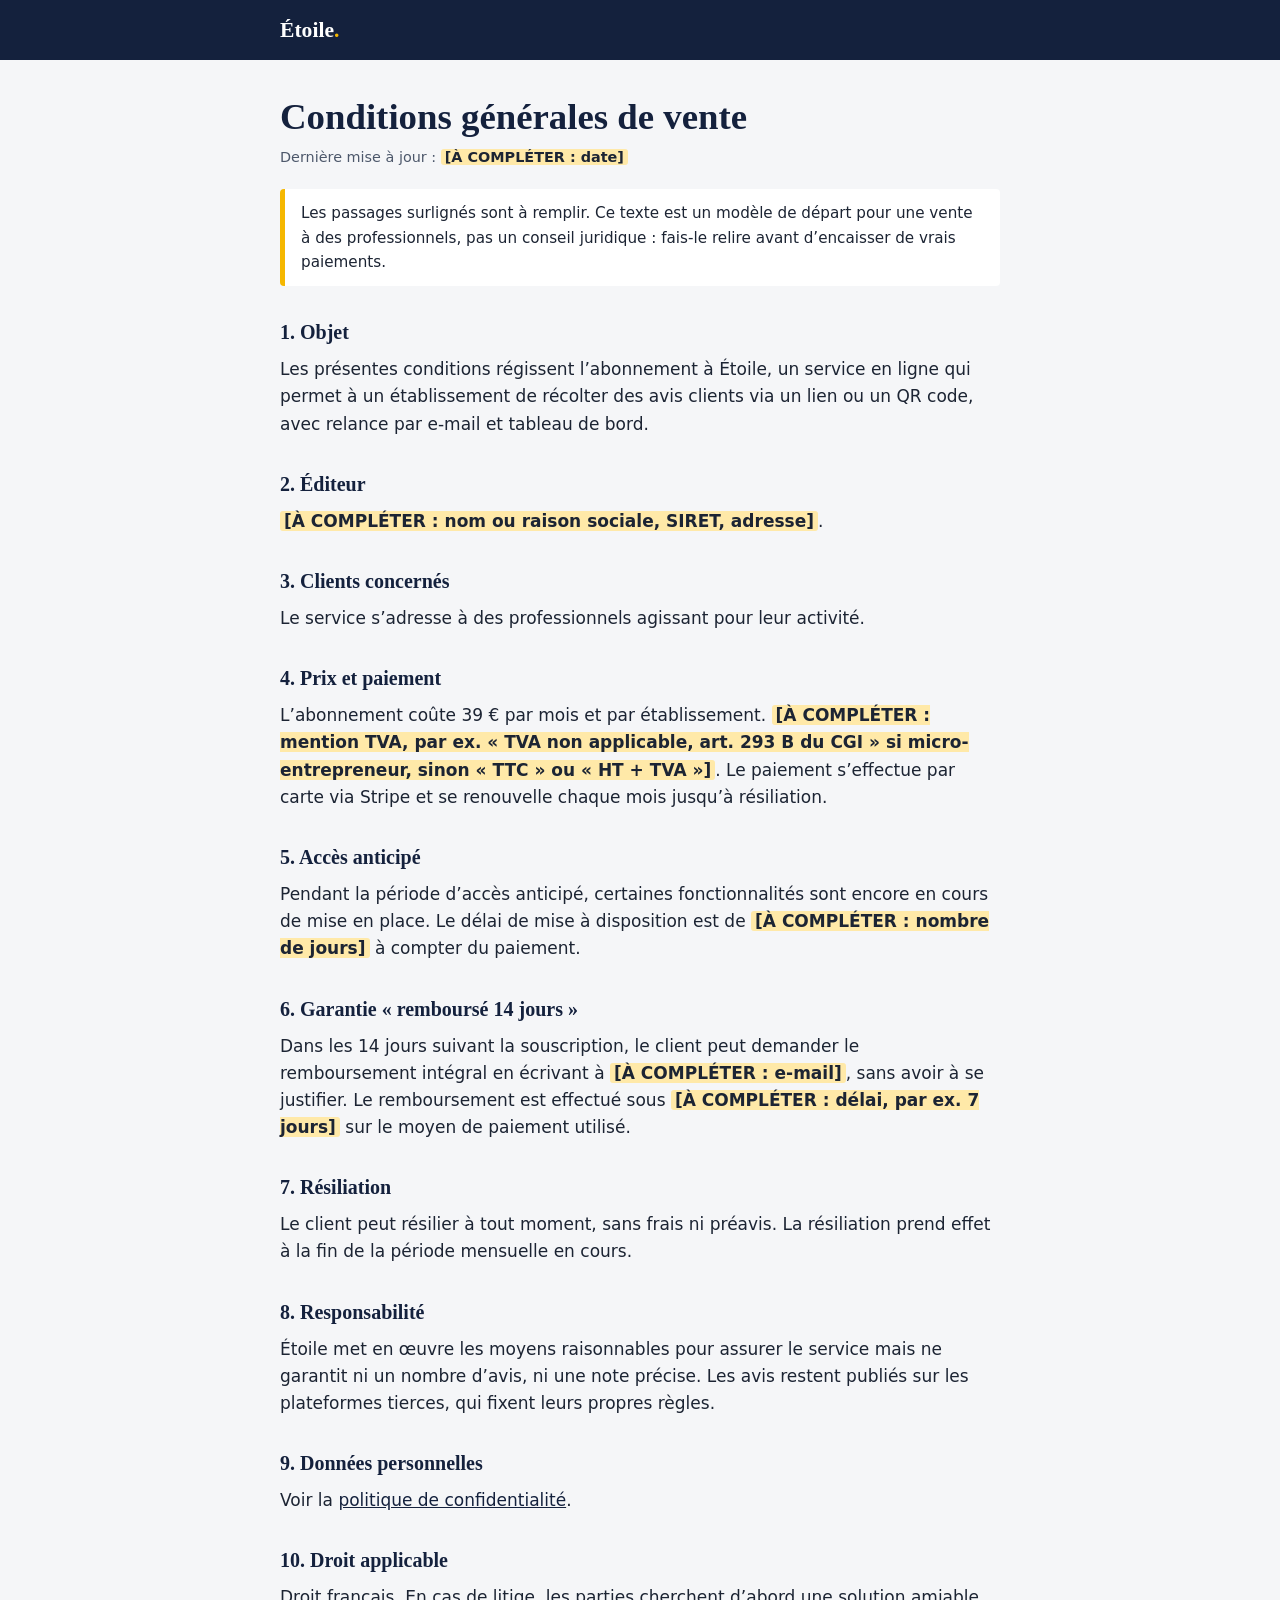
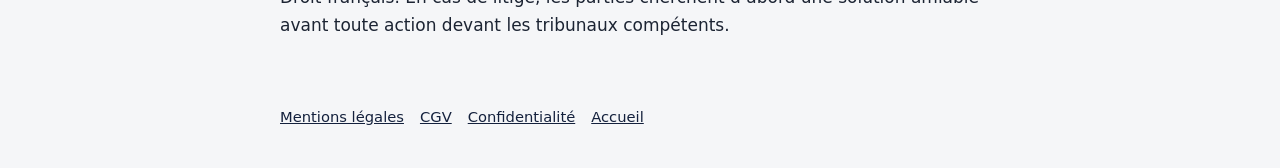
<file: cgv.html>
<!doctype html><html lang="fr"><head><meta charset="utf-8"><meta name="viewport" content="width=device-width, initial-scale=1"><meta name="robots" content="noindex"><title>Conditions générales de vente – Étoile</title><link rel="stylesheet" href="/legal.css"></head><body><header><div><a href="/">Étoile<span>.</span></a></div></header><main>
<h1>Conditions générales de vente</h1><p class="maj">Dernière mise à jour : <mark>[À COMPLÉTER : date]</mark></p>
<p class="avert">Les passages surlignés sont à remplir. Ce texte est un modèle de départ pour une vente à des professionnels, pas un conseil juridique : fais-le relire avant d’encaisser de vrais paiements.</p>
<h2>1. Objet</h2>
<p>Les présentes conditions régissent l’abonnement à Étoile, un service en ligne qui permet à un établissement de récolter des avis clients via un lien ou un QR code, avec relance par e-mail et tableau de bord.</p>
<h2>2. Éditeur</h2>
<p><mark>[À COMPLÉTER : nom ou raison sociale, SIRET, adresse]</mark>.</p>
<h2>3. Clients concernés</h2>
<p>Le service s’adresse à des professionnels agissant pour leur activité.</p>
<h2>4. Prix et paiement</h2>
<p>L’abonnement coûte 39 € par mois et par établissement. <mark>[À COMPLÉTER : mention TVA, par ex. « TVA non applicable, art. 293 B du CGI » si micro-entrepreneur, sinon « TTC » ou « HT + TVA »]</mark>. Le paiement s’effectue par carte via Stripe et se renouvelle chaque mois jusqu’à résiliation.</p>
<h2>5. Accès anticipé</h2>
<p>Pendant la période d’accès anticipé, certaines fonctionnalités sont encore en cours de mise en place. Le délai de mise à disposition est de <mark>[À COMPLÉTER : nombre de jours]</mark> à compter du paiement.</p>
<h2>6. Garantie « remboursé 14 jours »</h2>
<p>Dans les 14 jours suivant la souscription, le client peut demander le remboursement intégral en écrivant à <mark>[À COMPLÉTER : e-mail]</mark>, sans avoir à se justifier. Le remboursement est effectué sous <mark>[À COMPLÉTER : délai, par ex. 7 jours]</mark> sur le moyen de paiement utilisé.</p>
<h2>7. Résiliation</h2>
<p>Le client peut résilier à tout moment, sans frais ni préavis. La résiliation prend effet à la fin de la période mensuelle en cours.</p>
<h2>8. Responsabilité</h2>
<p>Étoile met en œuvre les moyens raisonnables pour assurer le service mais ne garantit ni un nombre d’avis, ni une note précise. Les avis restent publiés sur les plateformes tierces, qui fixent leurs propres règles.</p>
<h2>9. Données personnelles</h2>
<p>Voir la <a href="/confidentialite.html">politique de confidentialité</a>.</p>
<h2>10. Droit applicable</h2>
<p>Droit français. En cas de litige, les parties cherchent d’abord une solution amiable avant toute action devant les tribunaux compétents.</p>
</main><footer><a href="/mentions-legales.html">Mentions légales</a><a href="/cgv.html">CGV</a><a href="/confidentialite.html">Confidentialité</a><a href="/">Accueil</a></footer></body></html>
</file>
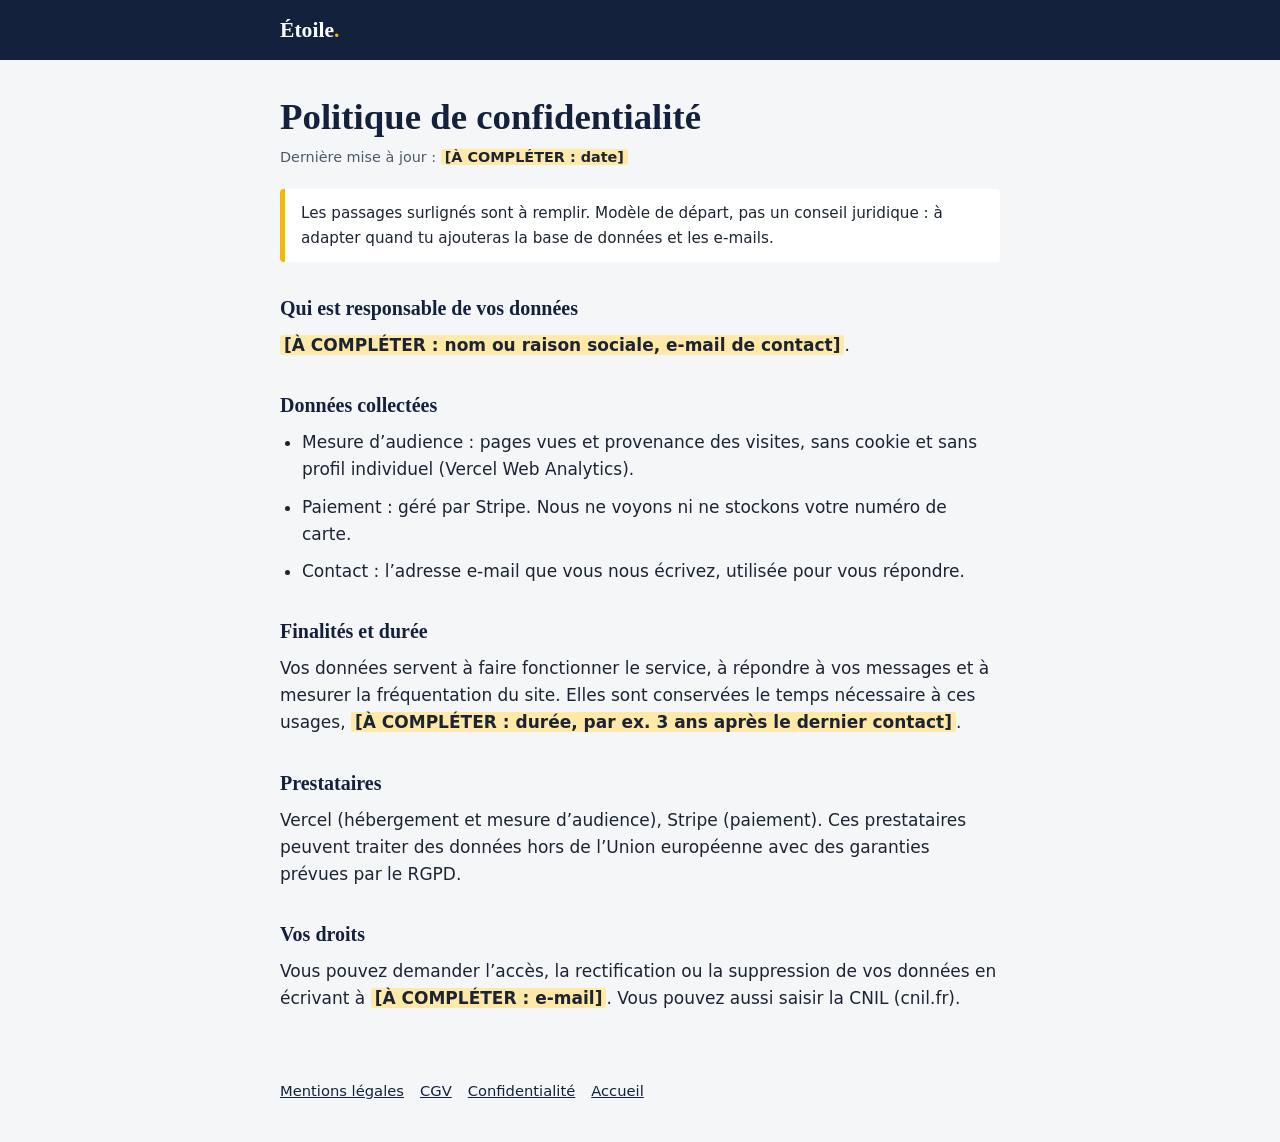
<file: confidentialite.html>
<!doctype html><html lang="fr"><head><meta charset="utf-8"><meta name="viewport" content="width=device-width, initial-scale=1"><meta name="robots" content="noindex"><title>Politique de confidentialité – Étoile</title><link rel="stylesheet" href="/legal.css"></head><body><header><div><a href="/">Étoile<span>.</span></a></div></header><main>
<h1>Politique de confidentialité</h1><p class="maj">Dernière mise à jour : <mark>[À COMPLÉTER : date]</mark></p>
<p class="avert">Les passages surlignés sont à remplir. Modèle de départ, pas un conseil juridique : à adapter quand tu ajouteras la base de données et les e-mails.</p>
<h2>Qui est responsable de vos données</h2>
<p><mark>[À COMPLÉTER : nom ou raison sociale, e-mail de contact]</mark>.</p>
<h2>Données collectées</h2>
<ul>
<li>Mesure d’audience : pages vues et provenance des visites, sans cookie et sans profil individuel (Vercel Web Analytics).</li>
<li>Paiement : géré par Stripe. Nous ne voyons ni ne stockons votre numéro de carte.</li>
<li>Contact : l’adresse e-mail que vous nous écrivez, utilisée pour vous répondre.</li>
</ul>
<h2>Finalités et durée</h2>
<p>Vos données servent à faire fonctionner le service, à répondre à vos messages et à mesurer la fréquentation du site. Elles sont conservées le temps nécessaire à ces usages, <mark>[À COMPLÉTER : durée, par ex. 3 ans après le dernier contact]</mark>.</p>
<h2>Prestataires</h2>
<p>Vercel (hébergement et mesure d’audience), Stripe (paiement). Ces prestataires peuvent traiter des données hors de l’Union européenne avec des garanties prévues par le RGPD.</p>
<h2>Vos droits</h2>
<p>Vous pouvez demander l’accès, la rectification ou la suppression de vos données en écrivant à <mark>[À COMPLÉTER : e-mail]</mark>. Vous pouvez aussi saisir la CNIL (cnil.fr).</p>
</main><footer><a href="/mentions-legales.html">Mentions légales</a><a href="/cgv.html">CGV</a><a href="/confidentialite.html">Confidentialité</a><a href="/">Accueil</a></footer></body></html>
</file>
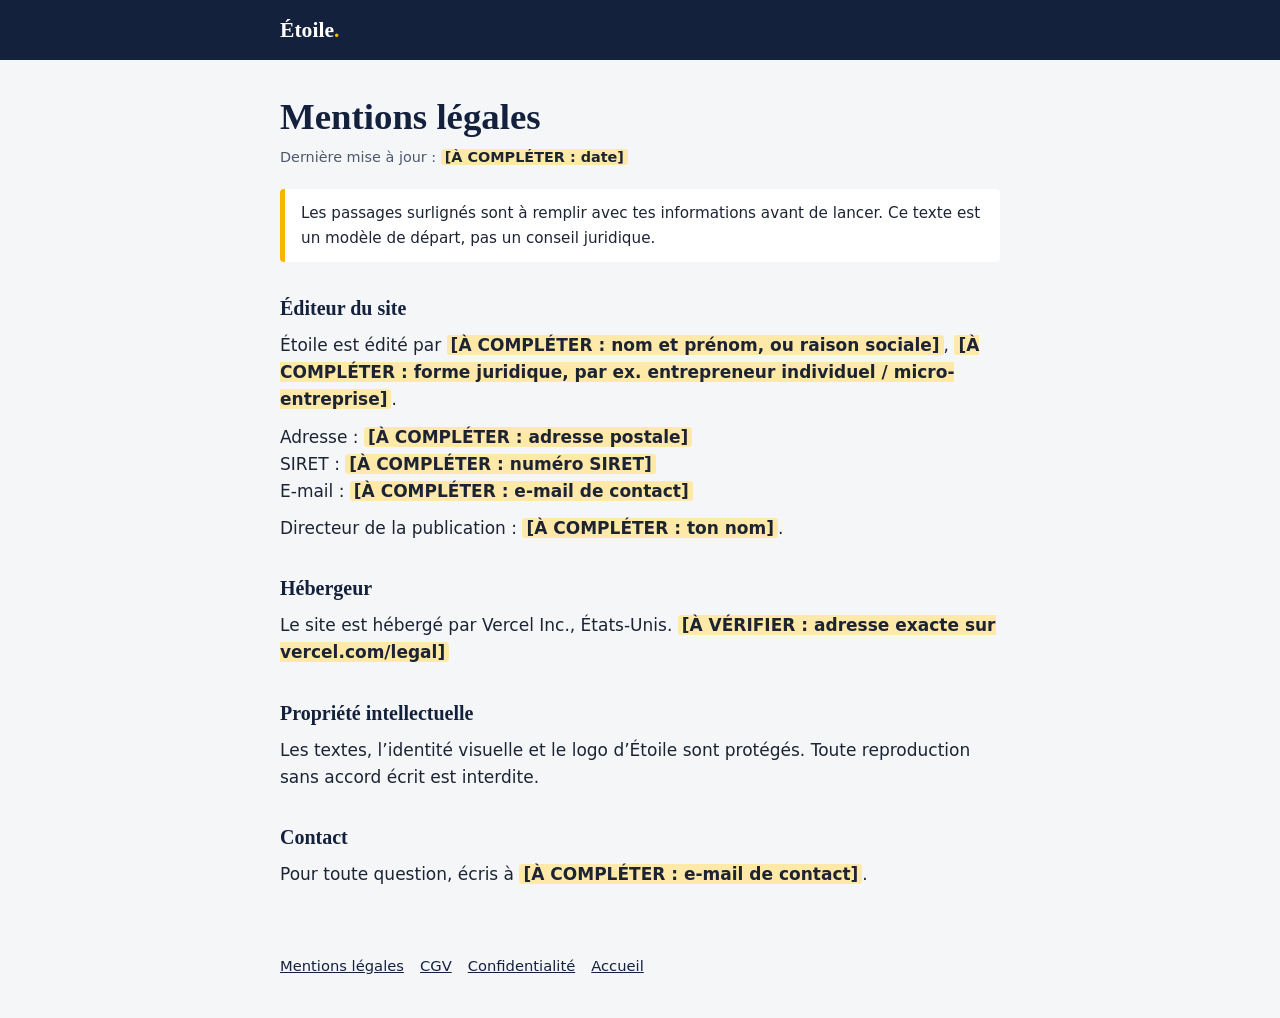
<file: mentions-legales.html>
<!doctype html><html lang="fr"><head><meta charset="utf-8"><meta name="viewport" content="width=device-width, initial-scale=1"><meta name="robots" content="noindex"><title>Mentions légales – Étoile</title><link rel="stylesheet" href="/legal.css"></head><body><header><div><a href="/">Étoile<span>.</span></a></div></header><main>
<h1>Mentions légales</h1><p class="maj">Dernière mise à jour : <mark>[À COMPLÉTER : date]</mark></p>
<p class="avert">Les passages surlignés sont à remplir avec tes informations avant de lancer. Ce texte est un modèle de départ, pas un conseil juridique.</p>
<h2>Éditeur du site</h2>
<p>Étoile est édité par <mark>[À COMPLÉTER : nom et prénom, ou raison sociale]</mark>, <mark>[À COMPLÉTER : forme juridique, par ex. entrepreneur individuel / micro-entreprise]</mark>.</p>
<p>Adresse : <mark>[À COMPLÉTER : adresse postale]</mark><br>SIRET : <mark>[À COMPLÉTER : numéro SIRET]</mark><br>E-mail : <mark>[À COMPLÉTER : e-mail de contact]</mark></p>
<p>Directeur de la publication : <mark>[À COMPLÉTER : ton nom]</mark>.</p>
<h2>Hébergeur</h2>
<p>Le site est hébergé par Vercel Inc., États-Unis. <mark>[À VÉRIFIER : adresse exacte sur vercel.com/legal]</mark></p>
<h2>Propriété intellectuelle</h2>
<p>Les textes, l’identité visuelle et le logo d’Étoile sont protégés. Toute reproduction sans accord écrit est interdite.</p>
<h2>Contact</h2>
<p>Pour toute question, écris à <mark>[À COMPLÉTER : e-mail de contact]</mark>.</p>
</main><footer><a href="/mentions-legales.html">Mentions légales</a><a href="/cgv.html">CGV</a><a href="/confidentialite.html">Confidentialité</a><a href="/">Accueil</a></footer></body></html>
</file>
<file: legal.css>
*{box-sizing:border-box;margin:0;padding:0}
body{font-family:system-ui,-apple-system,"Segoe UI",Roboto,sans-serif;color:#1c2433;background:#f5f6f8;line-height:1.6;font-size:17px}
header{background:#14213d}
header div{max-width:760px;margin:0 auto;padding:0 20px;height:60px;display:flex;align-items:center}
header a{font-family:Georgia,serif;font-weight:700;font-size:1.35rem;color:#fff;text-decoration:none}
header a span{color:#f5b700}
main{max-width:760px;margin:0 auto;padding:36px 20px 56px}
h1{font-family:Georgia,serif;color:#14213d;font-size:clamp(1.7rem,6vw,2.3rem);line-height:1.15;margin-bottom:8px}
h2{font-family:Georgia,serif;color:#14213d;font-size:1.25rem;margin:30px 0 8px}
p,li{margin-bottom:10px}
ul{padding-left:22px}
a{color:#14213d}
.maj{font-size:.9rem;color:#4d586b;margin-bottom:20px}
mark{background:#ffe9a8;color:#1c2433;padding:0 4px;border-radius:3px;font-weight:600}
.avert{background:#fff;border-left:5px solid #f5b700;padding:12px 16px;margin:16px 0;border-radius:4px;font-size:.95rem}
.btn{display:flex;align-items:center;justify-content:center;min-height:56px;max-width:360px;background:#f5b700;color:#14213d;font-weight:700;text-decoration:none;border-radius:10px;border:2px solid #14213d;margin-top:22px}
footer{max-width:760px;margin:0 auto;padding:0 20px 40px;font-size:.92rem}
footer a{margin-right:16px}
</file>
